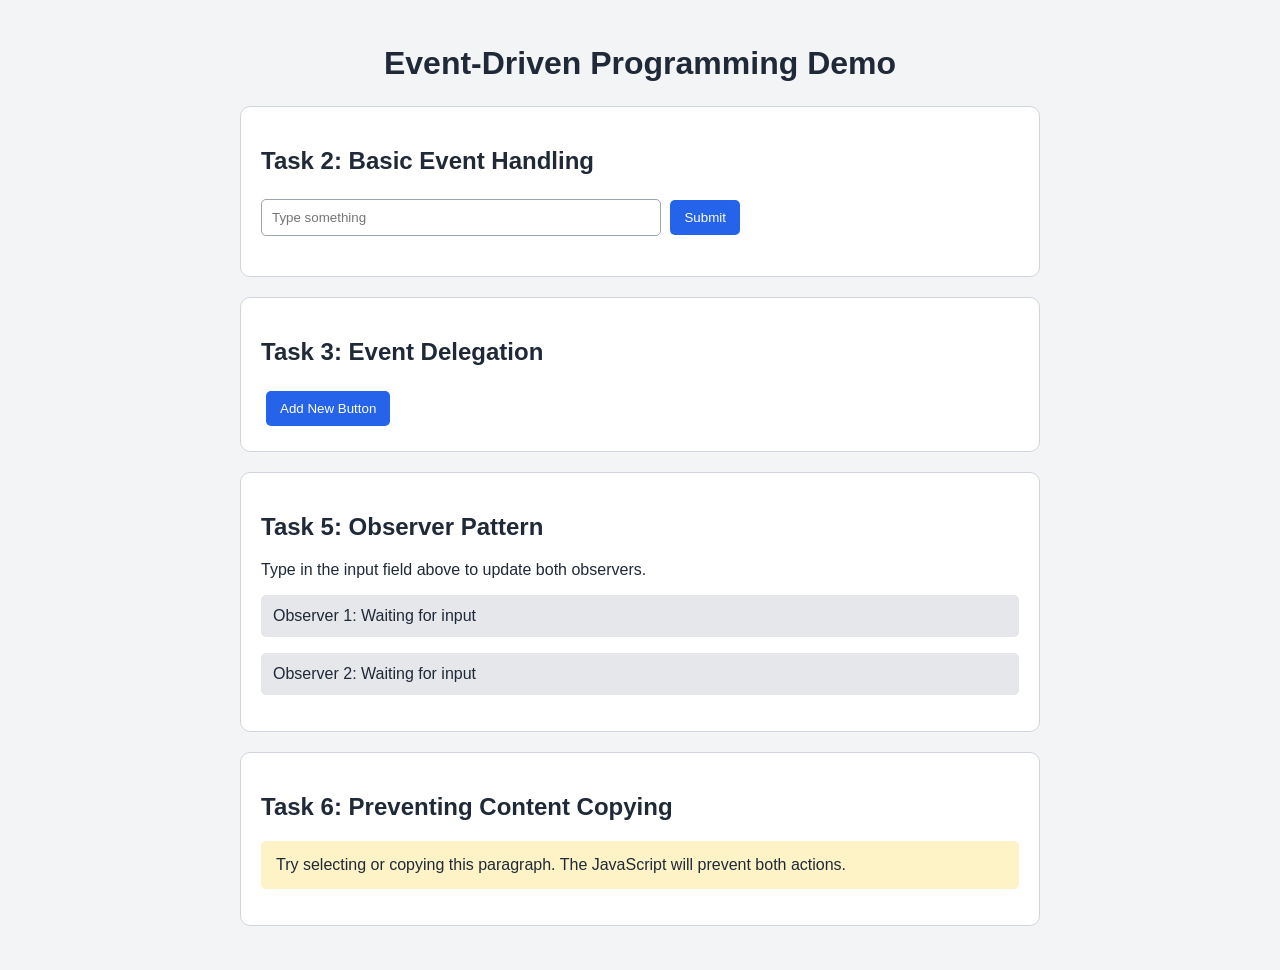
<file: Software-Enterprise/week-04-practical/index.html>
<!DOCTYPE html>
<html lang="en">
<head>
    <meta charset="UTF-8">
    <meta name="viewport" content="width=device-width, initial-scale=1.0">
    <title>Event-Driven Programming Lab</title>
    <link rel="stylesheet" href="style.css">
    <script src="script.js" defer></script>
</head>
<body>
    <main class="container">
        <h1>Event-Driven Programming Demo</h1>

        <!-- Task 1 and Task 2 -->
        <section class="card">
            <h2>Task 2: Basic Event Handling</h2>
            <input
                type="text"
                id="inputField"
                placeholder="Type something"
            >
            <button id="submitBtn">Submit</button>
            <p id="output" aria-live="polite"></p>
        </section>

        <!-- Task 3: Event Delegation -->
        <section class="card">
            <h2>Task 3: Event Delegation</h2>
            <button id="addBtn">Add New Button</button>
            <div id="buttonContainer"></div>
        </section>

        <!-- Task 5: Observer Pattern -->
        <section class="card">
            <h2>Task 5: Observer Pattern</h2>
            <p>Type in the input field above to update both observers.</p>
            <div id="observerContainer">
                <p id="observer1" class="observer">
                    Observer 1: Waiting for input
                </p>
                <p id="observer2" class="observer">
                    Observer 2: Waiting for input
                </p>
            </div>
        </section>

        <!-- Task 6: Content Copying Experiment -->
        <section class="card">
            <h2>Task 6: Preventing Content Copying</h2>
            <p id="protectedText">
                Try selecting or copying this paragraph.
                The JavaScript will prevent both actions.
            </p>
            <p id="copyStatus" aria-live="polite"></p>
        </section>
    </main>
</body>
</html>
</file>
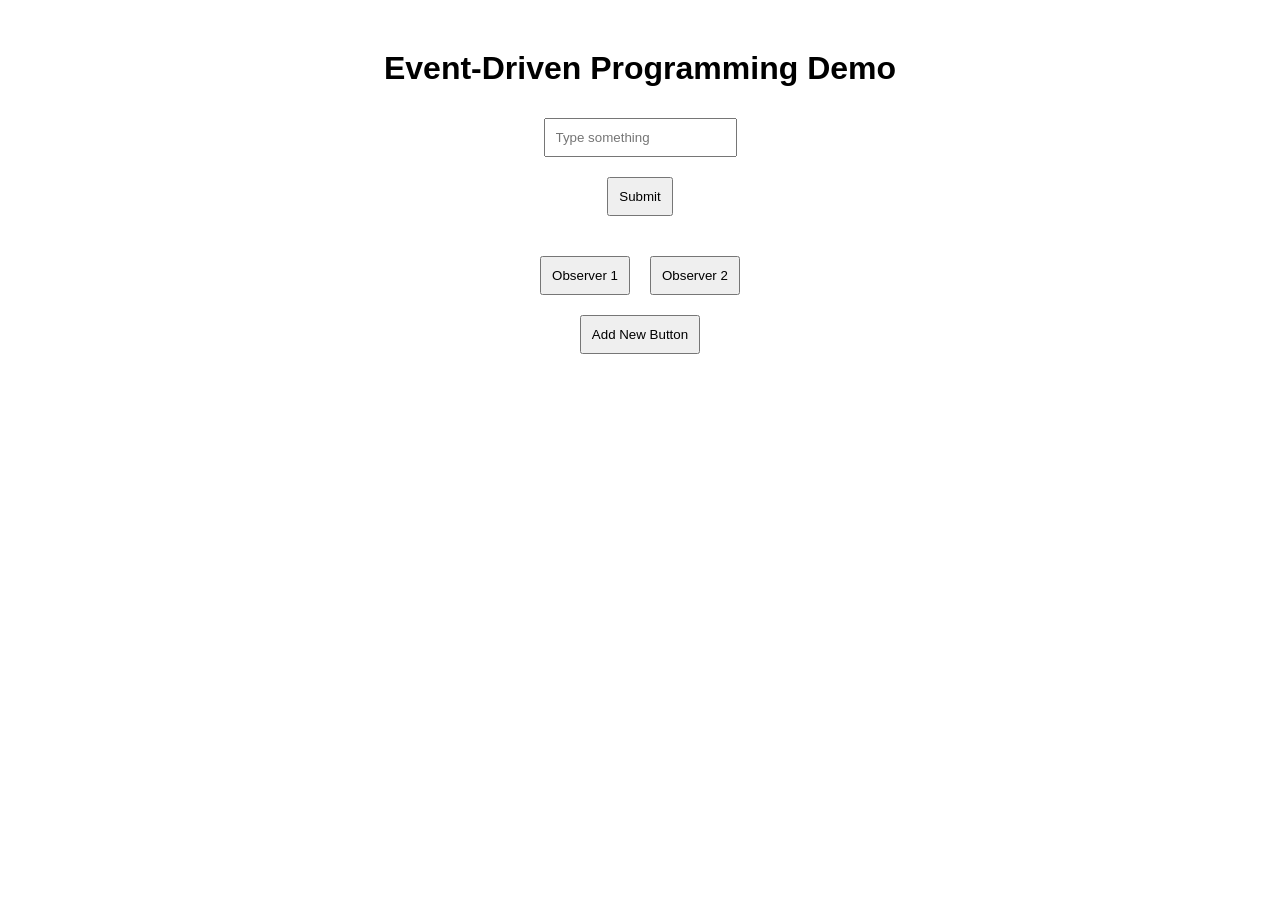
<file: Software-Enterprise/week-04/index.html>
<!DOCTYPE html>
<html lang="en"> 
  <head> 
    <meta charset="UTF-8" /> 
    <meta name="viewport" content="width=device-width, initial-scale=1.0" /> 
    <title>Event-Driven Programming Lab</title> 
    <link rel="stylesheet" href="style.css" /> 
  </head> 
  <body> 
    <h1>Event-Driven Programming Demo</h1> 
    <div class="container"> 
      <input type="text" id="inputField" placeholder="Type something" /> <button id="submitBtn">Submit</button> 
      <p id="output"></p> 
    </div> 
    <div id="buttonContainer"></div> <button id="addBtn">Add New Button</button> <!-- Change the script file name below to test different stages --> 
    <script src="script-step5.js"></script>  
  </body>
</html>
</file>
<file: Software-Enterprise/week-04-practical/style.css>
* {
    box-sizing: border-box;
}

body {
    margin: 0;
    padding: 24px;
    font-family: Arial, sans-serif;
    background: #f3f4f6;
    color: #1f2937;
}

.container {
    max-width: 800px;
    margin: 0 auto;
}

h1 {
    text-align: center;
    margin-bottom: 24px;
}

.card {
    background: white;
    padding: 20px;
    margin-bottom: 20px;
    border: 1px solid #d1d5db;
    border-radius: 10px;
}

input {
    padding: 10px;
    width: 65%;
    max-width: 400px;
    border: 1px solid #9ca3af;
    border-radius: 5px;
}

button {
    padding: 10px 14px;
    margin: 5px;
    border: none;
    border-radius: 5px;
    background: #2563eb;
    color: white;
    cursor: pointer;
}

button:hover {
    background: #1d4ed8;
}

#output,
#copyStatus {
    font-weight: bold;
    overflow-wrap: anywhere;
}

.observer {
    padding: 12px;
    background: #e5e7eb;
    border-radius: 5px;
    overflow-wrap: anywhere;
}

#protectedText {
    padding: 15px;
    background: #fef3c7;
    border-radius: 5px;
}
</file>
<file: Software-Enterprise/week-04/style.css>
body {
    font-family: Arial, sans-serif;
    text-align: center;
    margin-top: 50px;
}

.container {
    margin: auto;
    width: 300px;
}

input, button {
    margin: 10px;
    padding: 10px;
}

#output {
    margin-top: 20px;
    font-weight: bold;
}
</file>
